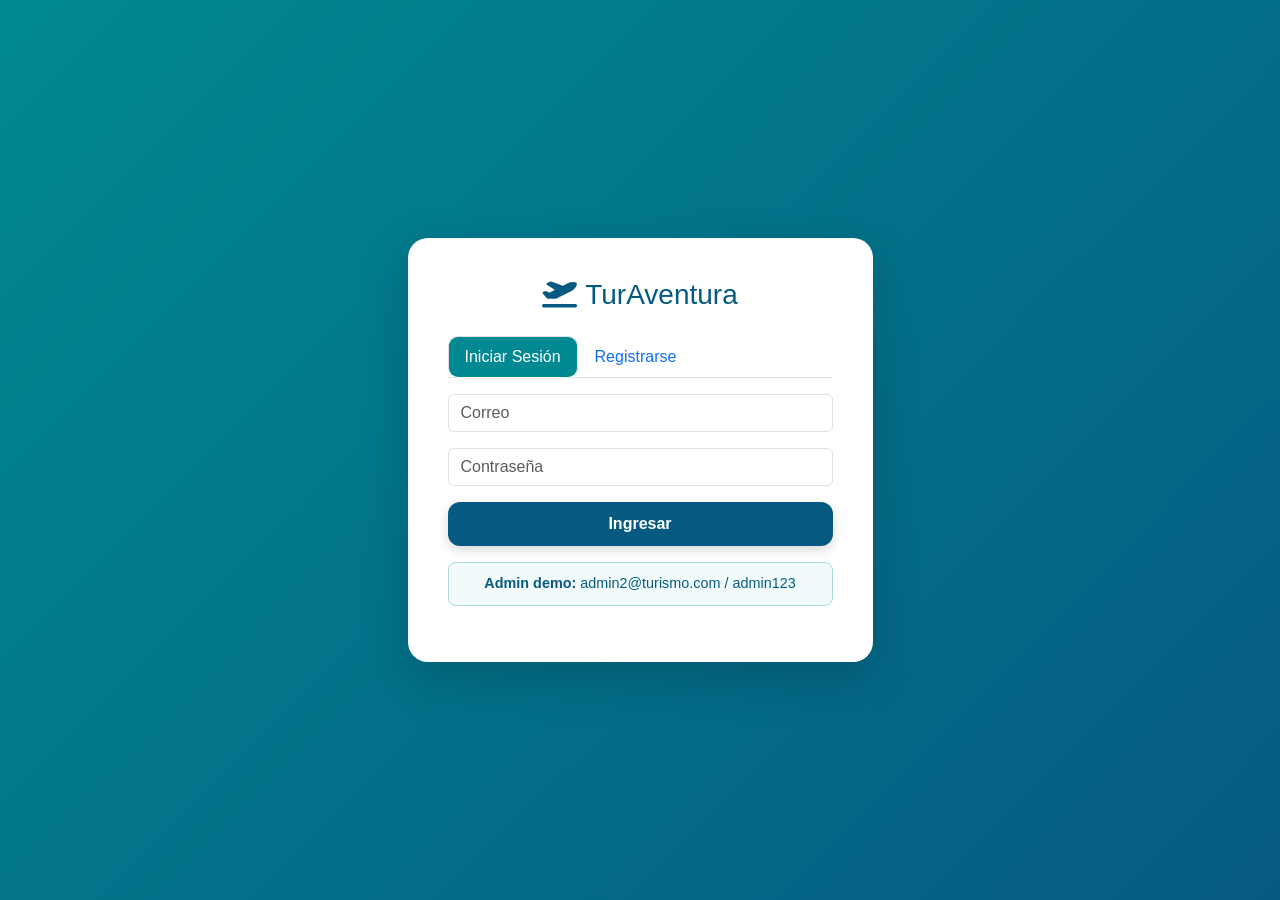
<file: admin.html>
<!DOCTYPE html>
<html lang="es">
<head>
  <meta charset="UTF-8">
  <meta name="viewport" content="width=device-width, initial-scale=1.0">
  <title>Panel Admin | TurAventura</title>
  <link href="https://cdn.jsdelivr.net/npm/bootstrap@5.3.2/dist/css/bootstrap.min.css" rel="stylesheet">
  <link href="https://cdnjs.cloudflare.com/ajax/libs/font-awesome/6.5.0/css/all.min.css" rel="stylesheet">
  <link rel="stylesheet" href="css/global.css">
  <link rel="stylesheet" href="css/admin.css">
</head>

<!-- Botón flotante WhatsApp -->
<a href="https://wa.me/573001698105?text=¡Hola!%20Estoy%20interesado%20en%20conocer%20más%20sobre%20los%20destinos%20y%20paquetes%20turísticos%20de%20TurAventura%20🌍" 
   target="_blank" 
   class="whatsapp-float" 
   title="Chatea con nosotros">
  <i class="fab fa-whatsapp"></i>
</a>

<body>

  <!-- NAVBAR -->
  <nav class="navbar navbar-expand-lg sticky-top shadow-sm">
    <div class="container">
      <a class="navbar-brand" href="index.html">
        <i class="fas fa-plane-departure me-2"></i>TurAventura
      </a>
      <button class="navbar-toggler" type="button" data-bs-toggle="collapse" data-bs-target="#navMenu">
        <span class="navbar-toggler-icon"></span>
      </button>
      <div class="collapse navbar-collapse" id="navMenu">
        <ul class="navbar-nav ms-auto mb-2 mb-lg-0 gap-2">
          <li class="nav-item"><a class="nav-link" href="index.html#destinos">Destinos</a></li>
          <li class="nav-item"><a class="nav-link" href="planes.html">Paquetes</a></li>
          <li class="nav-item"><a class="nav-link active" href="admin.html">Admin</a></li>
          <div class="ms-auto d-flex gap-2 align-items-center">
            <a id="btnReservar" class="btn btn-info d-none" href="reservas.html">Reservar aquí</a>
            <a id="btnAdmin" class="btn btn-warning d-none" href="admin.html">Panel admin</a>
            <button id="btnLogout" class="btn btn-logout d-none">Cerrar sesión</button>
          </div>
        </ul>
      </div>
    </div>
  </nav>

  <!-- HEADER con identificación del admin -->
  <section class="admin-header">
    <div class="d-flex flex-wrap justify-content-between align-items-start gap-3">
      <div>
        <p class="admin-kicker">Control interno</p>
        <h1>Panel de administradores</h1>
        <p>Gestiona reservas, productos, categorías y usuarios.</p>
      </div>
      <div id="adminIdentidad" class="admin-id-card" style="display:none!important">
        <div class="d-flex align-items-center gap-3">
          <div class="admin-avatar-icon">
            <i class="fas fa-user-shield fa-2x"></i>
          </div>
          <div>
            <div class="fw-bold fs-6" id="adminNombre">—</div>
            <div class="small"><i class="fas fa-circle-check text-success me-1"></i><strong>ADMINISTRADOR</strong></div>
            <div class="text-muted small" id="adminEmail">—</div>
          </div>
        </div>
      </div>
    </div>
  </section>

  <main class="admin-shell">
    <section class="container-fluid">

      <!-- STATS -->
      <div class="row g-3 mb-4" id="adminStats"></div>

      <!-- TABS -->
      <ul class="nav nav-tabs mb-4 border-bottom" id="adminTabs" role="tablist">
        <li class="nav-item">
          <button class="nav-link active" data-tab="reservas">
            <i class="fas fa-calendar-check me-1"></i>Reservas
          </button>
        </li>
        <li class="nav-item">
          <button class="nav-link" data-tab="productos">
            <i class="fas fa-map-location-dot me-1"></i>Productos
          </button>
        </li>
        <li class="nav-item">
          <button class="nav-link" data-tab="categorias">
            <i class="fas fa-tags me-1"></i>Categorías
          </button>
        </li>
        <li class="nav-item">
          <button class="nav-link" data-tab="caracteristicas">
            <i class="fas fa-sliders me-1"></i>Características
          </button>
        </li>
        <li class="nav-item">
          <button class="nav-link" data-tab="usuarios">
            <i class="fas fa-users me-1"></i>Usuarios
          </button>
        </li>
      </ul>

      <!-- ═══════════════════════════════════════ -->
      <!-- TAB RESERVAS                            -->
      <!-- ═══════════════════════════════════════ -->
      <div id="tab-reservas" class="tab-pane-admin">
        <section class="admin-panel">
          <div class="panel-title">
            <h2><i class="fas fa-calendar-check me-2 text-primary"></i>Reservas recibidas</h2>
            <button class="btn btn-sm btn-outline-danger" id="btnLimpiarReservas">
              <i class="fas fa-trash me-1"></i>Limpiar todas
            </button>
          </div>
          <div class="table-responsive">
            <table class="table align-middle">
              <thead>
                <tr>
                  <th>#ID</th><th>Cliente</th><th>Destino</th>
                  <th>Fecha</th><th>Personas</th><th>Estado</th><th class="text-end">Acciones</th>
                </tr>
              </thead>
              <tbody id="tablaReservasAdmin"></tbody>
            </table>
          </div>
        </section>
      </div>

      <!-- ═══════════════════════════════════════ -->
      <!-- TAB PRODUCTOS                           -->
      <!-- ═══════════════════════════════════════ -->
      <div id="tab-productos" class="tab-pane-admin d-none">
        <div class="row g-4">

          <!-- Formulario -->
          <div class="col-lg-4">
            <section class="admin-panel">
              <div class="panel-title">
                <h2 id="tituloFormProducto">
                  <i class="fas fa-plus me-2 text-success"></i>Agregar producto
                </h2>
              </div>
              <form id="formProductoAdmin" class="row g-3">
                <input type="hidden" id="productoEditandoId">
                <div class="col-12">
                  <label class="form-label">Nombre</label>
                  <input class="form-control" id="adminLugar" required placeholder="Ej: Cartagena colonial">
                </div>
                <div class="col-12">
                  <label class="form-label">Descripción</label>
                  <textarea class="form-control" id="adminDescripcion" rows="3" required
                            placeholder="Describe el destino o paquete..."></textarea>
                </div>
                <div class="col-12">
                  <label class="form-label">Precio (COP $)</label>
                  <input class="form-control" id="adminPrecio" type="number" min="0" step="any" placeholder="0">
                </div>

                <div class="col-12">
                  <label class="form-label">Categoría</label>
                  <select class="form-select" id="adminCategoria" required>
                    <option value="">Cargando categorías...</option>
                  </select>
                </div>

                <div class="col-12">
                  <label class="form-label">Imagen del destino</label>
                  <input type="file" class="form-control" id="adminImagenFile" accept="image/*">
                  <div id="previewImagen" class="mt-2"></div>
                  <input type="hidden" id="adminImagen">
                  <div id="uploadProgress" class="small text-muted mt-1" style="display:none">
                    <div class="spinner-border spinner-border-sm me-1"></div>Subiendo imagen...
                  </div>
                </div>

                <div class="col-12 d-flex gap-2">
                  <button class="btn btn-primary flex-fill" type="submit">
                    <i class="fas fa-save me-1"></i><span id="btnGuardarTexto">Guardar</span>
                  </button>
                  <button class="btn btn-outline-secondary" type="button"
                          id="btnCancelarEdicion" onclick="cancelarEdicionProducto()" style="display:none">
                    <i class="fas fa-times"></i>
                  </button>
                </div>
              </form>
              <div id="mensajeDestinoAdmin" class="small mt-3"></div>
            </section>
          </div>

          <!-- Tabla productos -->
          <div class="col-lg-8">
            <section class="admin-panel">
              <div class="panel-title">
                <h2><i class="fas fa-list me-2 text-primary"></i>Productos publicados</h2>
                <input class="form-control form-control-sm" id="buscarProducto" style="max-width:200px"
                       placeholder="🔍 Buscar..." oninput="filtrarProductos(this.value)">
              </div>
              <div class="table-responsive">
                <table class="table align-middle">
                  <thead>
                    <tr>
                      <th>#</th><th>Nombre</th><th>Categoría</th>
                      <th>Precio</th><th class="text-end">Acciones</th>
                    </tr>
                  </thead>
                  <tbody id="tablaProductosAdmin"></tbody>
                </table>
              </div>
            </section>
          </div>

        </div>
      </div>

      <!-- ═══════════════════════════════════════ -->
      <!-- TAB CATEGORÍAS                          -->
      <!-- ═══════════════════════════════════════ -->
      <div id="tab-categorias" class="tab-pane-admin d-none">
        <div class="row g-4">

          <!-- Formulario nueva categoría -->
          <div class="col-lg-4">
            <section class="admin-panel">
              <div class="panel-title">
                <h2><i class="fas fa-plus me-2 text-success"></i>Agregar categoría</h2>
              </div>
              <form id="formCategoriaAdmin" class="row g-3">
                <div class="col-12">
                  <label class="form-label">Nombre</label>
                  <input class="form-control" id="categoriaNombre" required
                         placeholder="Ej: Turismo de aventura">
                </div>
                <div class="col-12">
                  <button class="btn btn-success w-100" type="submit">
                    <i class="fas fa-tag me-1"></i>Crear categoría
                  </button>
                </div>
              </form>
              <div id="mensajeCategoriaAdmin" class="small mt-3"></div>
            </section>
          </div>

          <!-- Lista categorías -->
          <div class="col-lg-8">
            <section class="admin-panel">
              <div class="panel-title">
                <h2><i class="fas fa-tags me-2 text-primary"></i>Categorías registradas</h2>
              </div>
              <div id="listaCategorias"><p class="text-muted">Cargando...</p></div>
            </section>
          </div>

        </div>
      </div>

      <!-- ═══════════════════════════════════════ -->
      <!-- TAB CARACTERÍSTICAS                     -->
      <!-- ═══════════════════════════════════════ -->
      <div id="tab-caracteristicas" class="tab-pane-admin d-none">
        <div class="row g-4">

          <!-- Formulario -->
          <div class="col-lg-4">
            <section class="admin-panel">
              <div class="panel-title">
                <h2><i class="fas fa-plus me-2 text-success"></i>Agregar característica</h2>
              </div>
              <form id="formCaracteristicaAdmin" class="row g-3">
                <div class="col-12">
                  <label class="form-label">Producto</label>
                  <select class="form-select" id="charProductoId" required>
                    <option value="">Selecciona un producto</option>
                  </select>
                </div>
                <div class="col-12">
                  <label class="form-label">Atributo</label>
                  <input class="form-control" id="charNombre" required
                         placeholder="Ej: Dificultad, Duración, Incluye...">
                </div>
                <div class="col-12">
                  <label class="form-label">Valor</label>
                  <input class="form-control" id="charValor" required
                         placeholder="Ej: Alta, 3 días, Guía turístico">
                </div>
                <div class="col-12">
                  <button class="btn btn-primary w-100" type="submit">
                    <i class="fas fa-save me-1"></i>Guardar característica
                  </button>
                </div>
              </form>
              <div id="mensajeCaracteristicaAdmin" class="small mt-3"></div>
            </section>
          </div>

          <!-- Lista características -->
          <div class="col-lg-8">
            <section class="admin-panel">
              <div class="panel-title">
                <h2><i class="fas fa-sliders me-2 text-primary"></i>Características</h2>
                <select class="form-select form-select-sm" id="filtroProductoChar" style="max-width:220px"
                        onchange="renderCaracteristicasFiltradas(this.value)">
                  <option value="">— Todos los productos —</option>
                </select>
              </div>
              <div id="listaCaracteristicas"><p class="text-muted">Cargando...</p></div>
            </section>
          </div>

        </div>
      </div>

      <!-- ═══════════════════════════════════════ -->
      <!-- TAB USUARIOS                            -->
      <!-- ═══════════════════════════════════════ -->
      <div id="tab-usuarios" class="tab-pane-admin d-none">
        <section class="admin-panel">
          <div class="panel-title">
            <h2><i class="fas fa-users me-2 text-primary"></i>Usuarios registrados</h2>
          </div>
          <div class="table-responsive">
            <table class="table align-middle">
              <thead>
                <tr><th>#</th><th>Usuario</th><th>Email</th><th>Rol</th><th class="text-end">Acciones</th></tr>
              </thead>
              <tbody id="tablaUsuariosAdmin"></tbody>
            </table>
          </div>
        </section>
      </div>

    </section>
  </main>

  <!-- ════════════════════════════════════════════════ -->
  <!-- MODAL: CATEGORIZAR PRODUCTO                      -->
  <!-- ════════════════════════════════════════════════ -->
  <div class="modal fade" id="modalCategorizar" tabindex="-1">
    <div class="modal-dialog">
      <div class="modal-content">
        <div class="modal-header">
          <h5 class="modal-title"><i class="fas fa-tags me-2 text-primary"></i>Categorizar producto</h5>
          <button type="button" class="btn-close" data-bs-dismiss="modal"></button>
        </div>
        <div class="modal-body">
          <p class="text-muted mb-3">
            Producto: <strong id="modalProductoNombre">—</strong>
          </p>
          <label class="form-label">Nueva categoría</label>
          <select class="form-select" id="modalCatSelect"></select>
        </div>
        <div class="modal-footer">
          <button class="btn btn-secondary" data-bs-dismiss="modal">Cancelar</button>
          <button class="btn btn-primary" onclick="guardarCategorizacion()">
            <i class="fas fa-save me-1"></i>Aplicar categoría
          </button>
        </div>
      </div>
    </div>
  </div>

  <!-- MODAL: CONFIRMACIÓN ELIMINAR -->
  <div class="modal fade" id="modalConfirmar" tabindex="-1">
    <div class="modal-dialog modal-sm">
      <div class="modal-content border-danger">
        <div class="modal-header bg-danger text-white">
          <h5 class="modal-title">
            <i class="fas fa-triangle-exclamation me-2"></i>Confirmar eliminación
          </h5>
          <button type="button" class="btn-close btn-close-white" data-bs-dismiss="modal"></button>
        </div>
        <div class="modal-body">
          <p id="modalConfirmarTexto" class="mb-0">¿Estás seguro de que deseas eliminar este elemento?</p>
        </div>
        <div class="modal-footer">
          <button class="btn btn-secondary btn-sm" data-bs-dismiss="modal">Cancelar</button>
          <button class="btn btn-danger btn-sm" id="btnConfirmarAccion">
            <i class="fas fa-trash me-1"></i>Eliminar
          </button>
        </div>
      </div>
    </div>
  </div>

  <!-- TOAST de notificación -->
  <div class="position-fixed bottom-0 end-0 p-3" style="z-index:9999">
    <div id="adminToast" class="toast align-items-center text-bg-success border-0" role="alert">
      <div class="d-flex">
        <div class="toast-body" id="adminToastMsg">Operación exitosa.</div>
        <button type="button" class="btn-close btn-close-white me-2 m-auto" data-bs-dismiss="toast"></button>
      </div>
    </div>
  </div>

  <footer id="contacto" class="pt-5 pb-3">
    <div class="container">
      <div class="row g-4 mb-4">
        <div class="col-md-4">
          <h5><i class="fas fa-plane-departure me-2"></i>TurAventura</h5>
          <p class="mt-2" style="font-size:0.9rem;">Tu agencia de confianza para reservas de turismo.</p>
        </div>
        <div class="col-md-2">
          <h5>Compañía</h5>
          <ul class="list-unstyled mt-2"><li><a href="nosotros.html">Nosotros</a></li></ul>
        </div>
        <div class="col-md-2">
          <h5>Servicios</h5>
          <ul class="list-unstyled mt-2"><li><a href="planes.html">Paquetes</a></li></ul>
        </div>
        <div class="col-md-4">
          <h5>Contacto</h5>
          <ul class="list-unstyled mt-2">
            <li><i class="fas fa-phone me-2 text-primary"></i>+57 300 123 4567</li>
            <li><i class="fas fa-envelope me-2 text-primary"></i>hola@turaventura.co</li>
            <li><i class="fas fa-map-marker-alt me-2 text-primary"></i>Medellín, Antioquia</li>
          </ul>
        </div>
      </div>
      <div class="footer-bottom text-center py-3">
        <small>© 2026 TurAventura. Todos los derechos reservados.</small>
      </div>
    </div>
  </footer>

  <script src="https://cdn.jsdelivr.net/npm/bootstrap@5.3.2/dist/js/bootstrap.bundle.min.js"></script>
  <script src="js/destinos-data.js"></script>
  <script src="js/auth-nav.js"></script>
  <script src="js/api.js"></script>
  <script src="js/admin.js"></script>
</body>
</html>
</file>
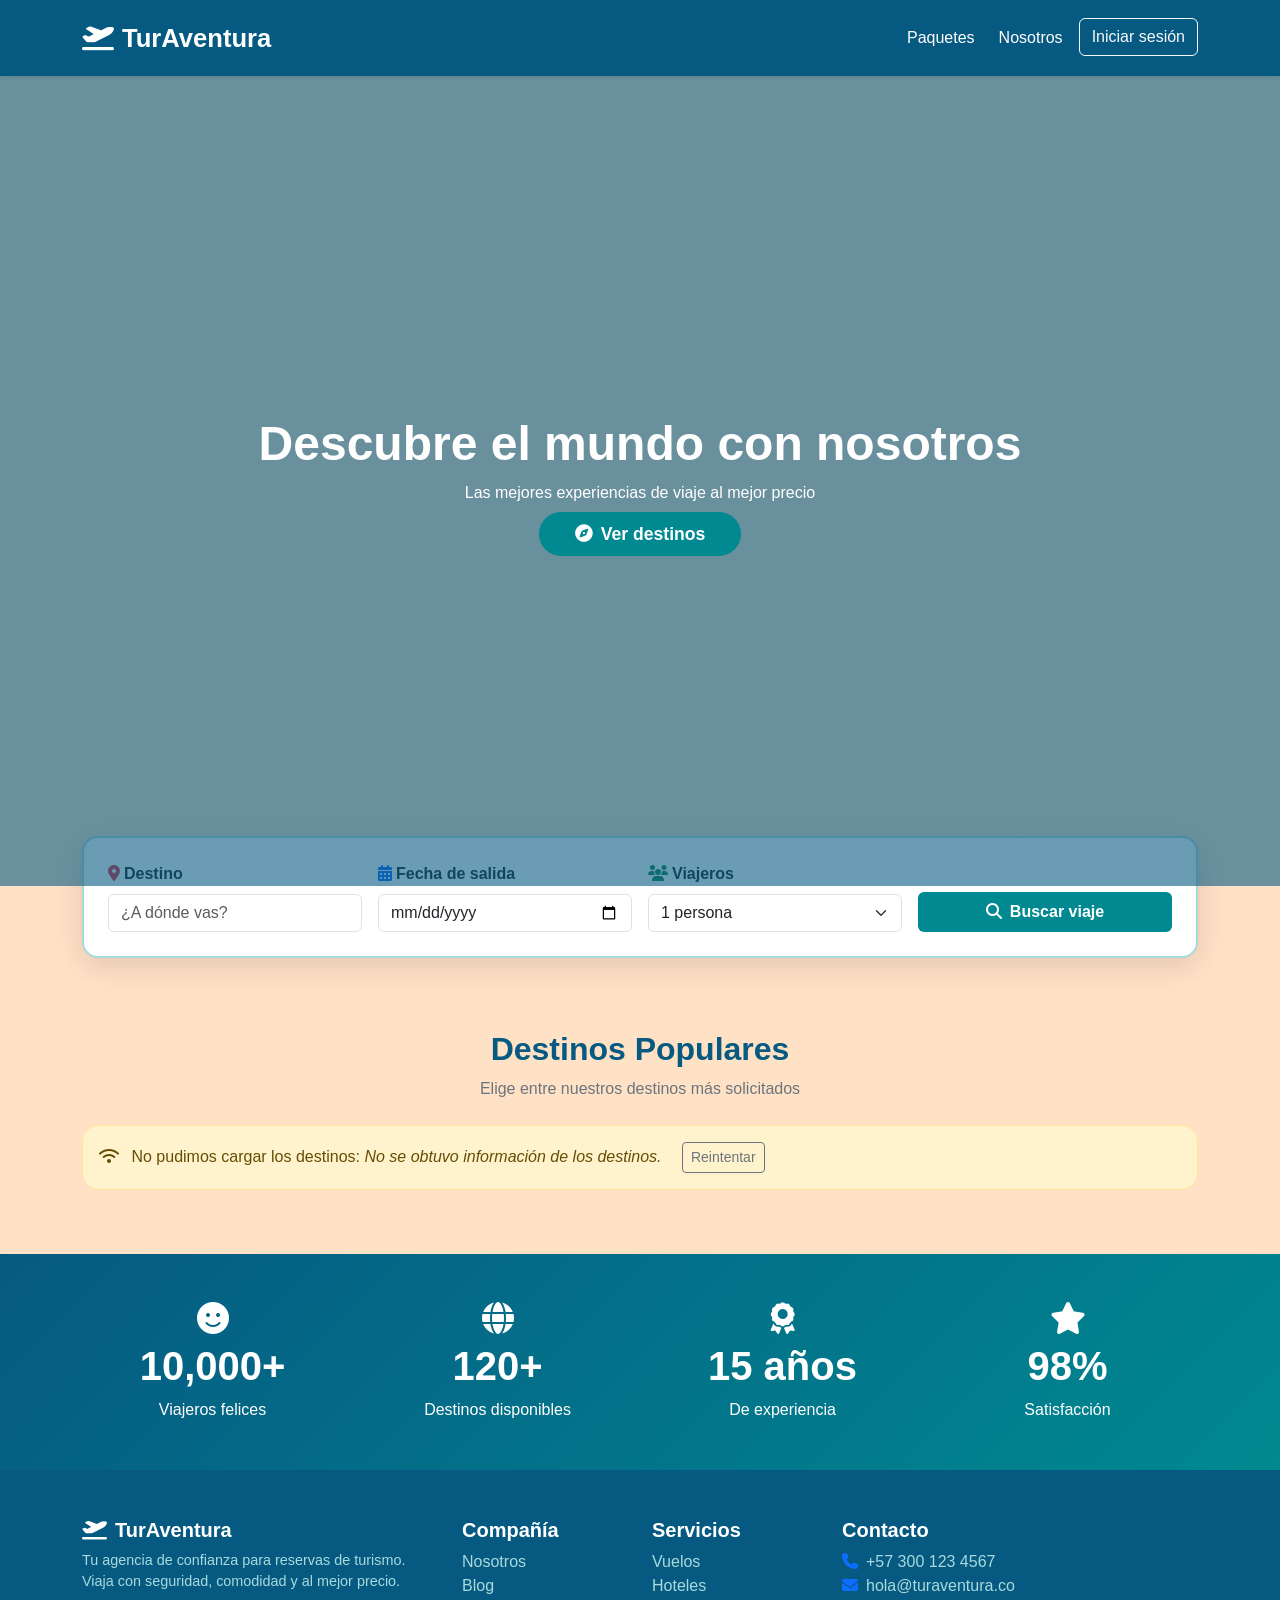
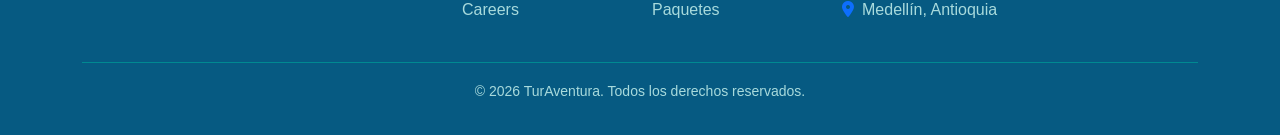
<file: indexPT.html>
<!DOCTYPE html>
<html lang="es">

<head>
  <meta charset="UTF-8" />
  <meta name="viewport" content="width=device-width, initial-scale=1.0" />
  <title>TurAventura - Reservas de Turismo</title>
  <!-- Bootstrap 5 -->
  <link href="https://cdn.jsdelivr.net/npm/bootstrap@5.3.0/dist/css/bootstrap.min.css" rel="stylesheet" />
  <!-- Font Awesome -->
  <link href="https://cdnjs.cloudflare.com/ajax/libs/font-awesome/6.4.0/css/all.min.css" rel="stylesheet" />
  <!-- CSS personalizado -->
  <link rel="stylesheet" href="stylesPT.css">
</head>

<body>

  <nav class="navbar navbar-expand-lg sticky-top shadow-sm">
    <div class="container">
      <a class="navbar-brand" href="#">
        <i class="fas fa-plane-departure me-2"></i>TurAventura
      </a>
      <button class="navbar-toggler" type="button" data-bs-toggle="collapse" data-bs-target="#navMenu">
        <span class="navbar-toggler-icon"></span>
      </button>
      <div class="collapse navbar-collapse" id="navMenu">
        <ul class="navbar-nav ms-auto mb-2 mb-lg-0 gap-2">
          <li class="nav-item"><a class="nav-link" href="planes.html">Paquetes</a></li>
          <li class="nav-item"><a class="nav-link" href="nosotros.html">Nosotros</a></li>
          <div class="ms-auto">

            <!-- Botón Iniciar Sesión -->
            <a id="btnLogin" class="btn btn-outline-light" href="login.html">
              Iniciar sesión
            </a>

            <!-- Botón Reservar Aquí (oculto al inicio) -->
            <a id="btnReservar" class="btn btn-info d-none" href="reservas.html">
              Reservar aquí
            </a>

            <button id="btnLogout" class="btn btn-logout d-none">
              Cerrar sesión
            </button>
          </div>
        </ul>
      </div>
    </div>
  </nav>

  <section id="hero">
    <div class="hero-content px-3">
      <h1>Descubre el mundo con nosotros</h1>
      <p>Las mejores experiencias de viaje al mejor precio</p>
      <a href="#destinos" class="btn-hero">
        <i class="fas fa-compass me-2"></i>Ver destinos
      </a>
    </div>
  </section>

  <div class="container" id="reservar">
    <div class="search-bar">
      <div class="row g-3 align-items-end">
        <div class="col-md-3">
          <label class="form-label fw-semibold"><i class="fas fa-map-marker-alt text-danger me-1"></i>Destino</label>
          <input type="text" class="form-control" placeholder="¿A dónde vas?" />
        </div>
        <div class="col-md-3">
          <label class="form-label fw-semibold"><i class="fas fa-calendar-alt text-primary me-1"></i>Fecha de
            salida</label>
          <input type="date" class="form-control" />
        </div>
        <div class="col-md-3">
          <label class="form-label fw-semibold"><i class="fas fa-users text-success me-1"></i>Viajeros</label>
          <select class="form-select">
            <option>1 persona</option>
            <option>2 personas</option>
            <option>3-4 personas</option>
            <option>Grupo (+5)</option>
          </select>
        </div>
        <div class="col-md-3">
          <button class="btn btn-primary w-100 py-2 fw-bold">
            <i class="fas fa-search me-2"></i>Buscar viaje
          </button>
        </div>
      </div>
    </div>
  </div>

  <section id="destinos" class="py-5 mt-4">
    <div class="container">
      <div class="text-center mb-4">
        <h2 class="section-title">Destinos Populares</h2>
        <p class="section-sub">Elige entre nuestros destinos más solicitados</p>
      </div>
      <div class="row g-4" id="destinos-container">
      </div>
    </div>
  </section>

  <section class="stats-section py-5">
    <div class="container">
      <div class="row text-center g-4" id="stats-container">
      </div>
    </div>
  </section>

  <footer id="contacto" class="pt-5 pb-3">
    <div class="container">
      <div class="row g-4 mb-4">
        <div class="col-md-4">
          <h5><i class="fas fa-plane-departure me-2"></i>TurAventura</h5>
          <p class="mt-2" style="font-size:0.9rem;">Tu agencia de confianza para reservas de turismo. Viaja con
            seguridad, comodidad y al mejor precio.</p>
        </div>
        <div class="col-md-2">
          <h5>Compañía</h5>
          <ul class="list-unstyled mt-2">
            <li><a href="#">Nosotros</a></li>
            <li><a href="#">Blog</a></li>
            <li><a href="#">Careers</a></li>
          </ul>
        </div>
        <div class="col-md-2">
          <h5>Servicios</h5>
          <ul class="list-unstyled mt-2">
            <li><a href="#">Vuelos</a></li>
            <li><a href="#">Hoteles</a></li>
            <li><a href="#">Paquetes</a></li>
          </ul>
        </div>
        <div class="col-md-4">
          <h5>Contacto</h5>
          <ul class="list-unstyled mt-2">
            <li><i class="fas fa-phone me-2 text-primary"></i>+57 300 123 4567</li>
            <li><i class="fas fa-envelope me-2 text-primary"></i>hola@turaventura.co</li>
            <li><i class="fas fa-map-marker-alt me-2 text-primary"></i>Medellín, Antioquia</li>
          </ul>
        </div>
      </div>
      <div class="footer-bottom text-center py-3">
        <small>© 2026 TurAventura. Todos los derechos reservados.</small>
      </div>
    </div>
  </footer>

  <script src="https://cdn.jsdelivr.net/npm/bootstrap@5.3.0/dist/js/bootstrap.bundle.min.js"></script>
  <script src="login.js"></script>
  <script src="index-destinos.js"></script>

  <script>
    document.addEventListener("DOMContentLoaded", function () {

      const logueado = localStorage.getItem("usuarioLogueado");
      const btnLogin = document.getElementById("btnLogin");
      const btnReservar = document.getElementById("btnReservar");
      const btnLogout = document.getElementById("btnLogout");

      if (logueado === "true") {
        btnLogin.classList.add("d-none");
        btnReservar.classList.remove("d-none");
        btnLogout.classList.remove("d-none");
      }

      btnLogout.addEventListener("click", function () {
        localStorage.removeItem("usuarioLogueado");
        window.location.href = "index.html";
      });

    });
  </script>
</body>

</html>
</file>
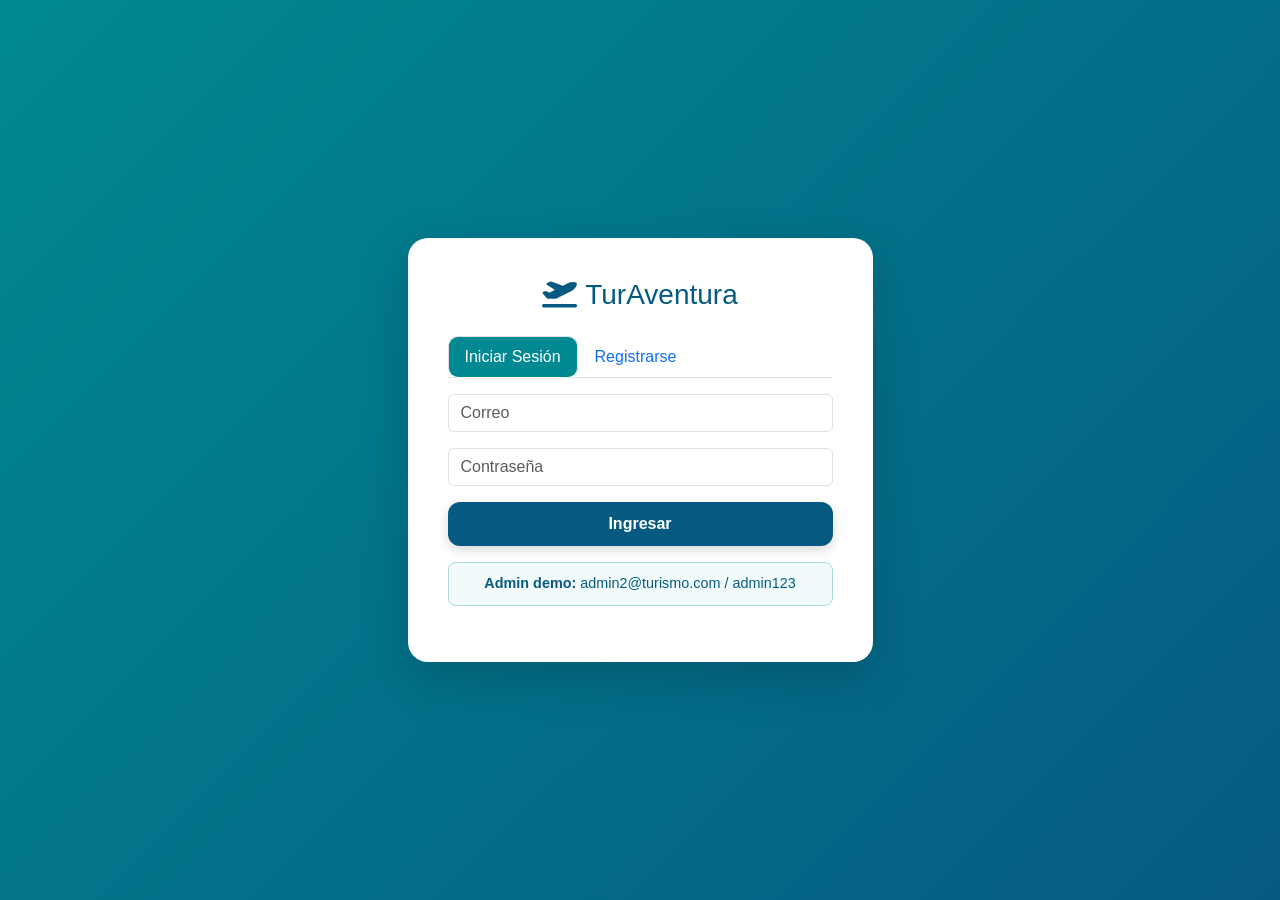
<file: login.html>
<!DOCTYPE html>
<html lang="es">
<head>
  <meta charset="UTF-8">
  <title>TurAventura - Acceso</title>
  <link href="https://cdn.jsdelivr.net/npm/bootstrap@5.3.0/dist/css/bootstrap.min.css" rel="stylesheet">
  <link href="https://cdnjs.cloudflare.com/ajax/libs/font-awesome/6.4.0/css/all.min.css" rel="stylesheet">
  <link rel="stylesheet" href="css/login.css">
</head>
<body>

<div class="container d-flex justify-content-center align-items-center" style="min-height:100vh;">
  <div class="col-md-5">
    <div class="login-card shadow-lg">

      <h3 class="text-center mb-4">
        <a class="navbar-brand" href="index.html" style="color:#065A82;text-decoration:none;">
          <i class="fas fa-plane-departure me-2"></i>TurAventura
        </a>
      </h3>

      <!-- Tabs -->
      <ul class="nav nav-tabs mb-3" id="authTabs">
        <li class="nav-item">
          <button class="nav-link active" data-bs-toggle="tab" data-bs-target="#login">
            Iniciar Sesión
          </button>
        </li>
        <li class="nav-item">
          <button class="nav-link" data-bs-toggle="tab" data-bs-target="#register">
            Registrarse
          </button>
        </li>
      </ul>

      <div class="tab-content">

        <!-- LOGIN -->
        <div class="tab-pane fade show active" id="login">
          <form id="loginForm">
            <div class="mb-3">
              <input type="email" id="loginEmail" class="form-control" placeholder="Correo">
            </div>
            <div class="mb-3">
              <input type="password" id="loginPass" class="form-control" placeholder="Contraseña">
            </div>
            <button type="submit" class="btn btn-main w-100">Ingresar</button>
          </form>
          <div class="admin-demo mt-3">
            <strong>Admin demo:</strong> admin2@turismo.com / admin123
          </div>
          <div id="loginMsg" class="text-center mt-3"></div>
        </div>

        <!-- REGISTRO -->
        <div class="tab-pane fade" id="register">
          <form id="registerForm">
            <div class="mb-3">
              <input type="text" id="regNombre" class="form-control" placeholder="Nombre completo">
            </div>
            <div class="mb-3">
              <input type="email" id="regEmail" class="form-control" placeholder="Correo">
            </div>
            <div class="mb-3">
              <input type="password" id="regPass" class="form-control" placeholder="Contraseña (mín. 6 caracteres)">
            </div>
            <button type="submit" class="btn btn-main w-100">Crear cuenta</button>
          </form>
          <div id="registerMsg" class="text-center mt-3"></div>
        </div>

      </div>
    </div>
  </div>
</div>

<script src="https://cdn.jsdelivr.net/npm/bootstrap@5.3.0/dist/js/bootstrap.bundle.min.js"></script>
<script src="js/api.js"></script>
<script src="js/login.js"></script>
</body>
</html>
</file>
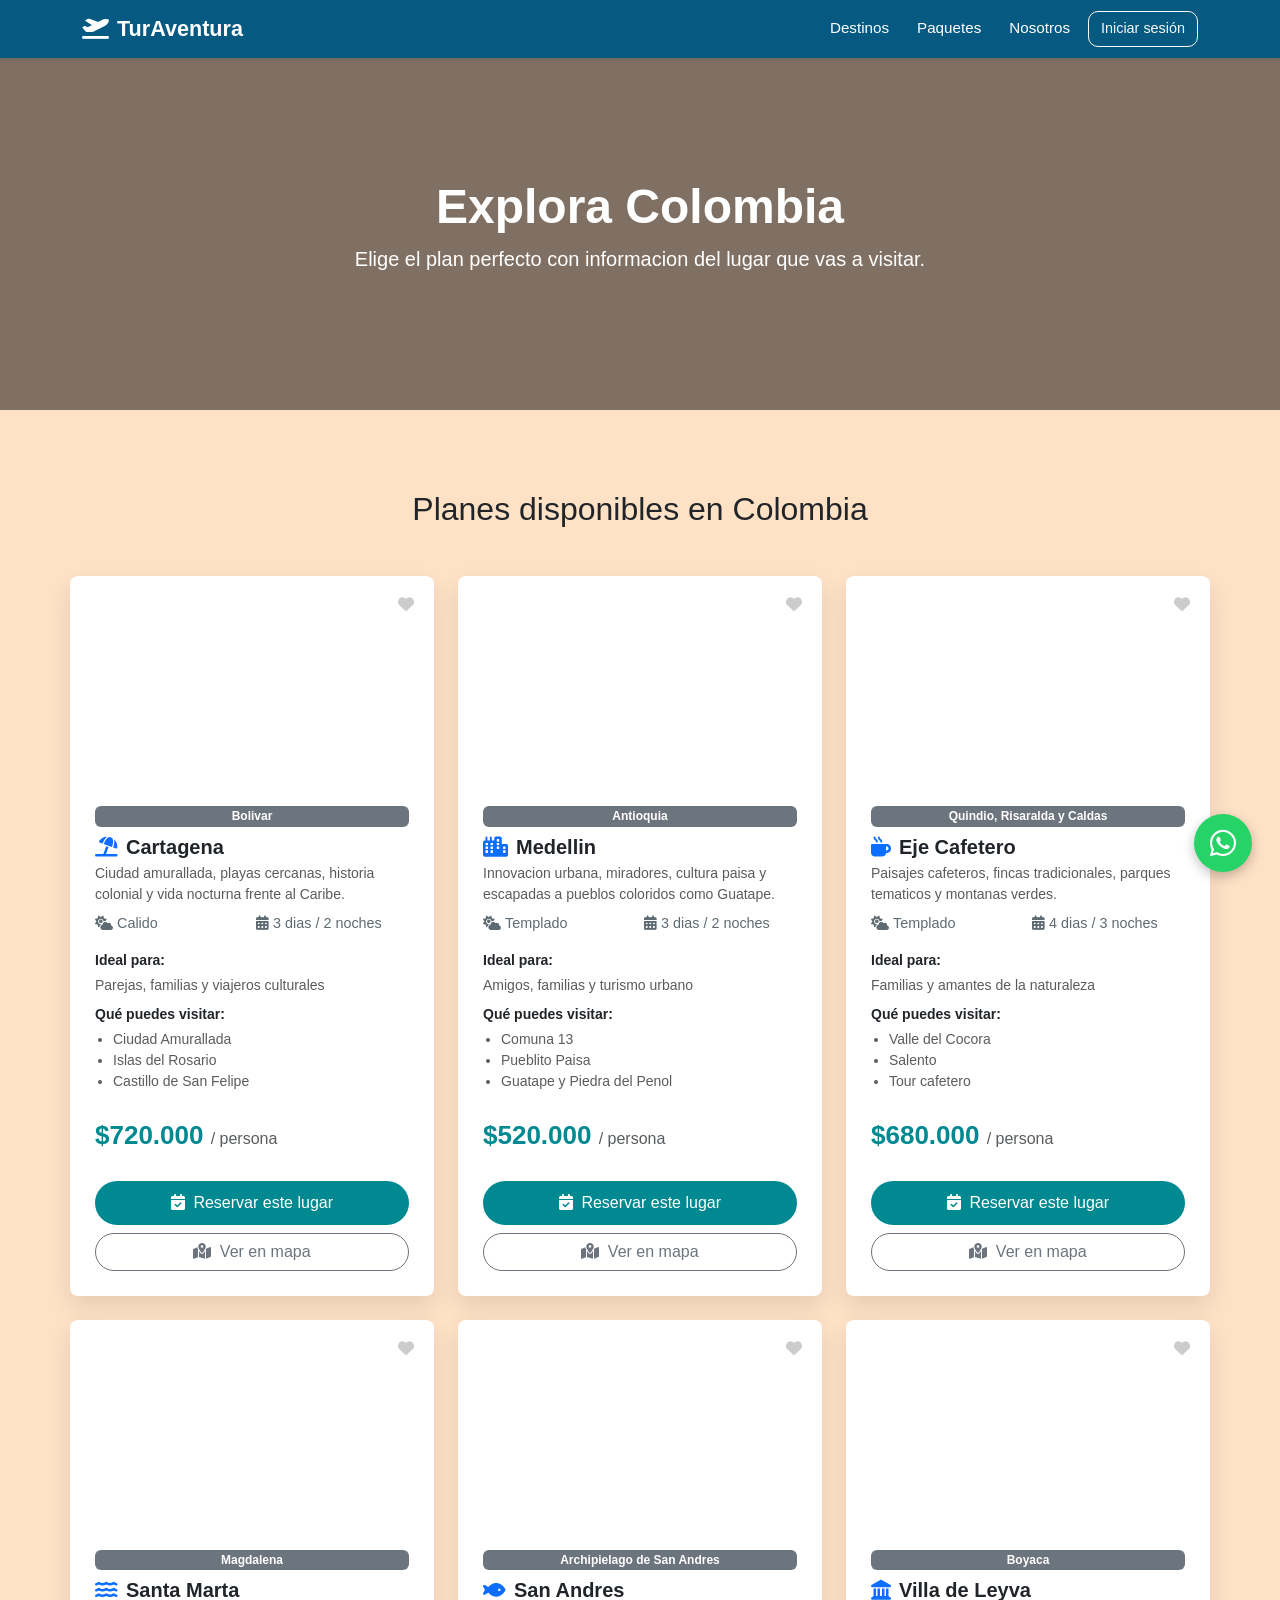
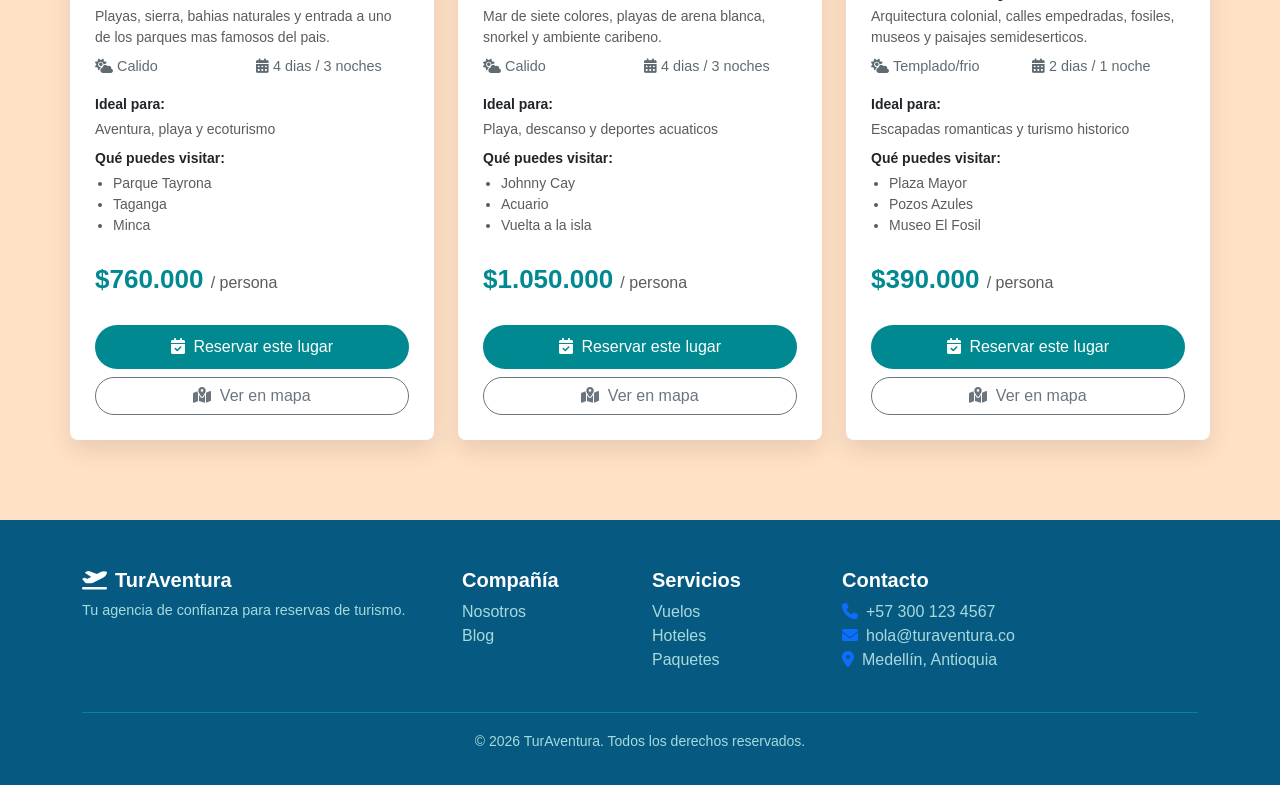
<file: planes.html>
<!DOCTYPE html>
<html lang="es">
<head>
  <meta charset="UTF-8">
  <meta name="viewport" content="width=device-width, initial-scale=1.0">
  <title>Planes | TurAventura</title>
  <link href="https://cdn.jsdelivr.net/npm/bootstrap@5.3.2/dist/css/bootstrap.min.css" rel="stylesheet">
  <link href="https://cdnjs.cloudflare.com/ajax/libs/font-awesome/6.5.0/css/all.min.css" rel="stylesheet">
  <link rel="stylesheet" href="css/global.css">
  <link rel="stylesheet" href="css/planes.css">
</head>

<!-- Botón flotante WhatsApp -->
<a href="https://wa.me/573001698105?text=¡Hola!%20Estoy%20interesado%20en%20conocer%20más%20sobre%20los%20destinos%20y%20paquetes%20turísticos%20de%20TurAventura%20🌍" 
   target="_blank" 
   class="whatsapp-float" 
   title="Chatea con nosotros">
  <i class="fab fa-whatsapp"></i>
</a>

<script src="js/favoritos.js"></script>


<body>

  <!-- NAVBAR -->
  <nav class="navbar navbar-expand-lg sticky-top shadow-sm">
    <div class="container">
      <a class="navbar-brand" href="index.html">
        <i class="fas fa-plane-departure me-2"></i>TurAventura
      </a>
      <button class="navbar-toggler" type="button" data-bs-toggle="collapse" data-bs-target="#navMenu">
        <span class="navbar-toggler-icon"></span>
      </button>
      <div class="collapse navbar-collapse" id="navMenu">
        <ul class="navbar-nav ms-auto mb-2 mb-lg-0 gap-2">
          <li class="nav-item"><a class="nav-link" href="index.html#destinos">Destinos</a></li>
          <li class="nav-item"><a class="nav-link active" href="planes.html">Paquetes</a></li>
          <li class="nav-item"><a class="nav-link" href="nosotros.html">Nosotros</a></li>
          <div class="ms-auto d-flex gap-2 align-items-center">
            <a id="btnLogin" class="btn btn-outline-light" href="login.html">Iniciar sesión</a>
            <a id="btnReservar" class="btn btn-info d-none" href="reservas.html">Reservar aquí</a>
            <a id="btnAdmin" class="btn btn-warning d-none" href="admin.html">Panel admin</a>
            <button id="btnLogout" class="btn btn-logout d-none">Cerrar sesión</button>
          </div>
        </ul>
      </div>
    </div>
  </nav>

  <!-- HERO -->
  <section class="hero-planes">
    <div class="container text-center">
      <h1>Explora Colombia</h1>
      <p>Elige el plan perfecto con informacion del lugar que vas a visitar.</p>
    </div>
  </section>

  <!-- PLANES -->
  <section class="planes container">
    <h2 class="text-center mb-5">Planes disponibles en Colombia</h2>
    <div id="planesContainer" class="row g-4">
      <!-- Los planes se cargan dinámicamente -->
    </div>
  </section>

  <!-- FOOTER -->
  <footer id="contacto" class="pt-5 pb-3">
    <div class="container">
      <div class="row g-4 mb-4">
        <div class="col-md-4">
          <h5><i class="fas fa-plane-departure me-2"></i>TurAventura</h5>
          <p class="mt-2" style="font-size:0.9rem;">Tu agencia de confianza para reservas de turismo.</p>
        </div>
        <div class="col-md-2">
          <h5>Compañía</h5>
          <ul class="list-unstyled mt-2">
            <li><a href="nosotros.html">Nosotros</a></li>
            <li><a href="#">Blog</a></li>
          </ul>
        </div>
        <div class="col-md-2">
          <h5>Servicios</h5>
          <ul class="list-unstyled mt-2">
            <li><a href="#">Vuelos</a></li>
            <li><a href="#">Hoteles</a></li>
            <li><a href="planes.html">Paquetes</a></li>
          </ul>
        </div>
        <div class="col-md-4">
          <h5>Contacto</h5>
          <ul class="list-unstyled mt-2">
            <li><i class="fas fa-phone me-2 text-primary"></i>+57 300 123 4567</li>
            <li><i class="fas fa-envelope me-2 text-primary"></i>hola@turaventura.co</li>
            <li><i class="fas fa-map-marker-alt me-2 text-primary"></i>Medellín, Antioquia</li>
          </ul>
        </div>
      </div>
      <div class="footer-bottom text-center py-3">
        <small>© 2026 TurAventura. Todos los derechos reservados.</small>
      </div>
    </div>
  </footer>

  <script src="https://cdn.jsdelivr.net/npm/bootstrap@5.3.2/dist/js/bootstrap.bundle.min.js"></script>
  <script src="js/api.js"></script>
  <script src="js/destinos-data.js"></script>
  <script src="js/planes.js"></script>
  <script src="js/auth-nav.js"></script>
  <script>
    document.addEventListener("DOMContentLoaded", function () {
      const logueado = localStorage.getItem("usuarioLogueado");
      if (logueado === "true") {
        document.getElementById("btnLogin").classList.add("d-none");
        document.getElementById("btnReservar").classList.remove("d-none");
        document.getElementById("btnLogout").classList.remove("d-none");
      }
      document.getElementById("btnLogout").addEventListener("click", function () {
        localStorage.removeItem("usuarioLogueado");
        localStorage.removeItem("nombreUsuario");
        window.location.href = "index.html";
      });
    });
  </script>
</body>
</html>
</file>
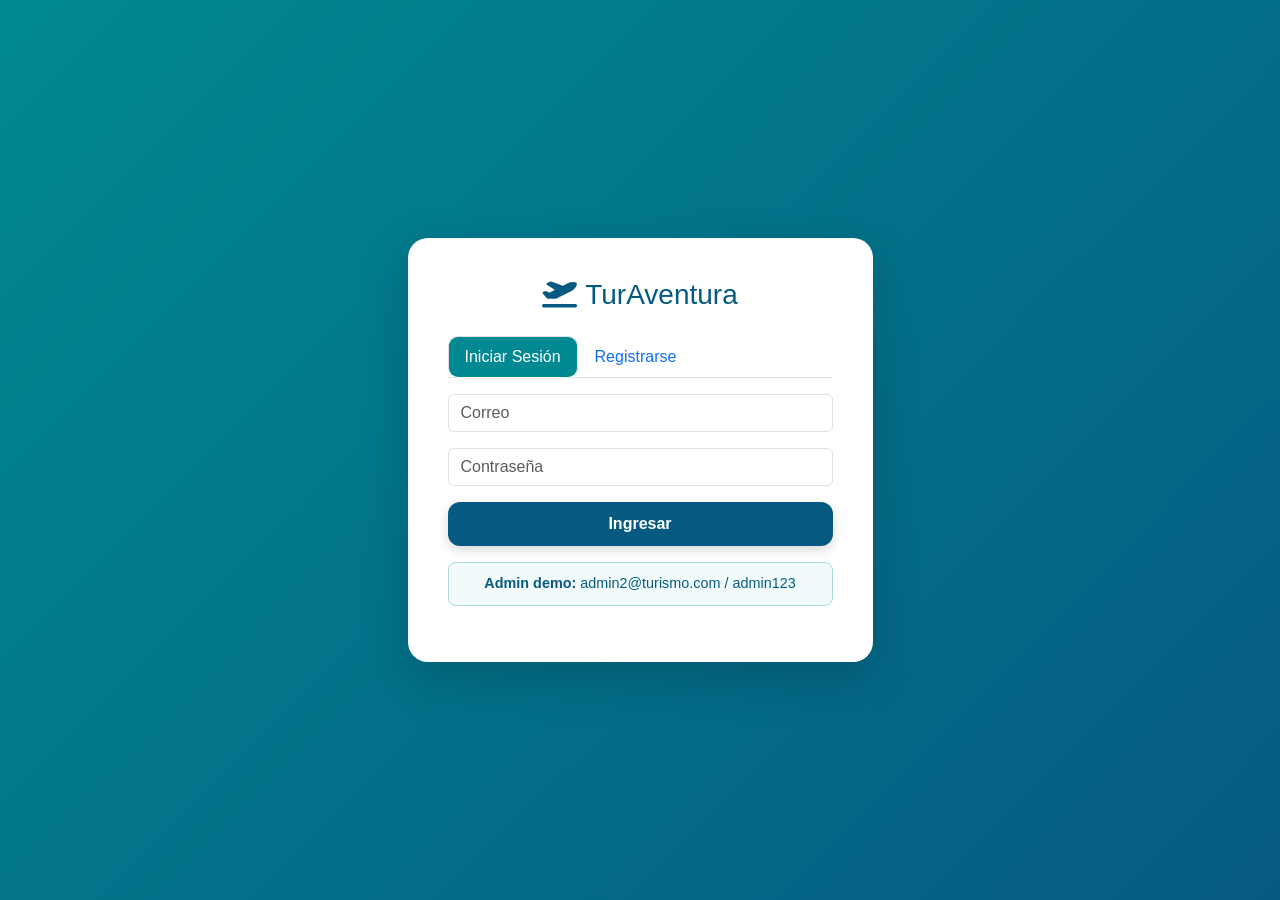
<file: reservas.html>
<!DOCTYPE html>
<html lang="es">
<head>
  <meta charset="UTF-8">
  <meta name="viewport" content="width=device-width, initial-scale=1.0">
  <title>TurAventura - Reservas</title>
  <link href="https://cdn.jsdelivr.net/npm/bootstrap@5.3.0/dist/css/bootstrap.min.css" rel="stylesheet">
  <link href="https://cdnjs.cloudflare.com/ajax/libs/font-awesome/6.4.0/css/all.min.css" rel="stylesheet">
  <link rel="stylesheet" href="css/global.css">
  <link rel="stylesheet" href="css/reservas.css">
</head>

<!-- Botón flotante WhatsApp -->
<a href="https://wa.me/573001698105?text=¡Hola!%20Estoy%20interesado%20en%20conocer%20más%20sobre%20los%20destinos%20y%20paquetes%20turísticos%20de%20TurAventura%20🌍" 
   target="_blank" 
   class="whatsapp-float" 
   title="Chatea con nosotros">
  <i class="fab fa-whatsapp"></i>
</a>

<body>

  <!-- NAVBAR -->
  <nav class="navbar navbar-expand-lg sticky-top shadow-sm">
    <div class="container">
      <a class="navbar-brand" href="index.html">
        <i class="fas fa-plane-departure me-2"></i>TurAventura
      </a>
      <button class="navbar-toggler" type="button" data-bs-toggle="collapse" data-bs-target="#navMenu">
        <span class="navbar-toggler-icon"></span>
      </button>
      <div class="collapse navbar-collapse" id="navMenu">
        <ul class="navbar-nav ms-auto mb-2 mb-lg-0 gap-2">
          <li class="nav-item"><a class="nav-link" href="index.html#destinos">Destinos</a></li>
          <li class="nav-item"><a class="nav-link" href="planes.html">Paquetes</a></li>
          <li class="nav-item"><a class="nav-link" href="nosotros.html">Nosotros</a></li>
          <div class="ms-auto d-flex gap-2 align-items-center">
            <a id="btnReservar" class="btn btn-info" href="reservas.html">Reservar aquí</a>
            <a id="btnAdmin" class="btn btn-warning d-none" href="admin.html">Panel admin</a>
            <button id="btnLogout" class="btn btn-logout">Cerrar sesión</button>
          </div>
        </ul>
      </div>
    </div>
  </nav>

  <!-- FORMULARIO -->
  <section class="py-5">
    <div class="container">
      <div class="row justify-content-center">
        <div class="col-lg-7">
          <div class="card shadow-lg p-4 border-0 rounded-4">

            <h2 class="text-center titulo-formulario mb-4">
              <i class="fas fa-plane-departure me-2"></i>Reserva tu experiencia
            </h2>

            <form id="formReserva">

              <div class="mb-3">
                <label class="form-label fw-semibold"><i class="fas fa-user me-2"></i>Nombre completo</label>
                <input type="text" id="nombre" class="form-control">
                <small class="text-danger" id="errorNombre"></small>
              </div>

              <div class="mb-3">
                <label class="form-label fw-semibold"><i class="fas fa-envelope me-2"></i>Correo electrónico</label>
                <input type="email" id="email" class="form-control">
                <small class="text-danger" id="errorEmail"></small>
              </div>

              <div class="mb-3">
                <label class="form-label fw-semibold"><i class="fas fa-map-marker-alt me-2"></i>Destino</label>
                <select id="destino" class="form-control">
                  <option value="">Cargando destinos...</option>
                </select>
                <small class="text-danger" id="errorDestino"></small>
            </div>

              <div class="mb-3">
                <label class="form-label fw-semibold"><i class="fas fa-calendar-alt me-2"></i>Fecha de viaje</label>
                <input type="date" id="fecha" class="form-control">
                <small class="text-danger" id="errorFecha"></small>
              </div>

              <div class="mb-4">
                <label class="form-label fw-semibold"><i class="fas fa-users me-2"></i>Número de personas</label>
                <input type="number" id="personas" class="form-control" min="1" max="20">
                <small class="text-danger" id="errorPersonas"></small>
              </div>

              <button type="submit" class="btn btn-reservar w-100 py-2">
                <i class="fas fa-check-circle me-2"></i>Confirmar Reserva
              </button>

            </form>

            <!-- Mensaje éxito — empieza oculto con d-none -->
            <div id="mensajeExito" class="alert mt-3 d-none text-center"></div>

            <hr class="my-4">

<div class="text-center">
  <button class="btn btn-secondary" onclick="mostrarReservas()">
    <i class="fas fa-list me-2"></i>Ver tus reservas
  </button>
</div>

<div class="table-responsive mt-4">
  <table class="table table-striped d-none" id="tablaReservas">
    <thead class="table-dark">
      <tr>
        <th>Nombre</th>
        <th>Email</th>
        <th>Destino</th>
        <th>Fecha</th>
        <th>Personas</th>
        <th>Acción</th>
      </tr>
    </thead>
    <tbody id="contenidoTabla"></tbody>
  </table>
</div>
<script>

function mostrarReservas(){

  const tabla = document.getElementById("tablaReservas");
  const contenido = document.getElementById("contenidoTabla");

  let reservas = JSON.parse(localStorage.getItem("reservas")) || [];

  tabla.classList.remove("d-none");

  contenido.innerHTML = "";

  reservas.forEach((reserva, index) => {

    contenido.innerHTML += `
      <tr>
        <td>${reserva.nombre}</td>
        <td>${reserva.email}</td>
        <td>${reserva.destino}</td>
        <td>${reserva.fecha}</td>
        <td>${reserva.personas}</td>
        <td>
          <button class="btn btn-danger btn-sm" onclick="eliminarReserva(${index})">
            <i class="fas fa-trash"></i>
          </button>
        </td>
      </tr>
    `;

  });

}

function eliminarReserva(index){

  let reservas = JSON.parse(localStorage.getItem("reservas")) || [];

  reservas.splice(index,1);

  localStorage.setItem("reservas", JSON.stringify(reservas));

  mostrarReservas();

}

</script>

          </div>
        </div>
      </div>
    </div>
  </section>

  <script src="https://cdn.jsdelivr.net/npm/bootstrap@5.3.0/dist/js/bootstrap.bundle.min.js"></script>
  <!-- Solo form.js maneja el formulario (se eliminó reservas.js de aquí) -->
  <script src="js/api.js"></script>
  <script src="js/form.js"></script>
  <script src="js/auth-nav.js"></script>
  <script>
    // Redirigir si no está logueado
    if (localStorage.getItem("usuarioLogueado") !== "true") {
      window.location.href = "login.html";
    }

    const params = new URLSearchParams(window.location.search);
    const destino = params.get("destino");
    if (destino) {
      document.getElementById("destino").value = destino;
    }
  </script>
</body>
</html>
</file>
<file: css/global.css>
/*VARIABLES GLOBALES*/
:root {
  --turquesa:      #008991;
  --menta:         #A8DADC;
  --coral:         #FFAAA5;
  --arena:         #FFE1C6;
  --azul-profundo: #065A82;
  --coral-boton:   #F95738;
}

body {
  font-family: 'Segoe UI', sans-serif;
  background-color: var(--arena);
}

/*NAVBAR (compartido)*/
.navbar {
  background: var(--azul-profundo);
  padding: 8px 0;
}

.navbar-brand {
  font-size: 1.35rem;
  font-weight: 700;
  color: white !important;
}

.nav-link {
  color: white !important;
  font-size: 0.95rem;
  font-weight: 500;
  padding: 6px 10px !important;
}

.nav-link:hover {
  color: var(--menta) !important;
}

/*BOTONES NAVBAR */
.btn-logout {
  background-color: var(--coral-boton);
  color: white;
  border: none;
  border-radius: 12px;
  padding: 8px 16px;
  font-weight: 600;
  transition: all 0.3s ease;
  box-shadow: 0 4px 12px rgba(0,0,0,0.15);
}

.btn-logout:hover {
  transform: translateY(-2px);
  opacity: 0.9;
  box-shadow: 0 6px 18px rgba(0,0,0,0.25);
}

.navbar .btn {
  border-radius: 10px;
  font-size: 0.9rem;
  padding: 6px 12px;
  white-space: nowrap;
}

@media (max-width: 991px) {
  .navbar-nav {
    padding-top: 10px;
  }

  .navbar .d-flex {
    flex-wrap: wrap;
    margin-top: 8px;
  }
}

.whatsapp-float {
  position: fixed;
  bottom: 28px;
  right: 28px;
  z-index: 9999;
  background-color: #25D366;
  color: white;
  width: 58px;
  height: 58px;
  border-radius: 50%;
  display: flex;
  align-items: center;
  justify-content: center;
  font-size: 30px;
  box-shadow: 0 4px 12px rgba(0,0,0,0.25);
  text-decoration: none;
  transition: transform 0.2s, background-color 0.2s;
}

.whatsapp-float:hover {
  background-color: #1ebe5d;
  transform: scale(1.1);
  color: white;
}


.btn-favorito {
  position: absolute;
  top: 10px;
  right: 10px;
  background: rgba(255,255,255,0.85);
  border: none;
  border-radius: 50%;
  width: 36px;
  height: 36px;
  display: flex;
  align-items: center;
  justify-content: center;
  cursor: pointer;
  color: #ccc;
  font-size: 16px;
  transition: all 0.2s;
  z-index: 10;
}

.btn-favorito:hover,
.btn-favorito.activo {
  color: #e74c3c;
  background: white;
  transform: scale(1.15);
}
</file>
<file: css/admin.css>
body {
  background: #f4f8f9;
}

.admin-shell {
  padding-bottom: 48px;
}

.admin-header {
  background: linear-gradient(135deg, var(--azul-profundo), var(--turquesa));
  color: white;
  margin-bottom: 28px;
  padding: 48px min(5vw, 56px);
}

.admin-header h1 {
  font-size: clamp(2rem, 4vw, 3rem);
  font-weight: 800;
  margin: 0 0 8px;
}

.admin-header p {
  margin: 0;
  max-width: 720px;
}

.admin-kicker {
  color: var(--menta);
  font-weight: 700;
  letter-spacing: 0.04em;
  text-transform: uppercase;
}

/* ─── Tarjeta de identificación del admin ─── */
.admin-id-card {
  background: rgba(255, 255, 255, 0.12);
  border: 1px solid rgba(255,255,255,0.25);
  border-radius: 12px;
  color: white;
  padding: 16px 20px;
  backdrop-filter: blur(6px);
}

.admin-avatar-icon {
  background: rgba(255,255,255,0.2);
  border-radius: 50%;
  width: 52px; height: 52px;
  display: flex; align-items: center; justify-content: center;
  color: white;
  flex-shrink: 0;
}

/* ─── Stats ─── */
.admin-stat,
.admin-panel {
  background: white;
  border: 1px solid #dbe8ea;
  border-radius: 8px;
  box-shadow: 0 10px 24px rgba(6, 90, 130, 0.08);
}

.admin-stat {
  padding: 20px;
}

.admin-stat i {
  color: var(--turquesa);
}

.admin-stat strong {
  color: var(--azul-profundo);
}

.admin-panel {
  padding: 22px;
}

/* ─── Tabs ─── */
#adminTabs {
  background: rgb(65, 80, 214);
  border-radius: 8px 8px 0 0;
  border: 1px solid #dbe8ea;
  border-bottom: 2px solid #000607;
  padding: 6px 8px 0;
  gap: 4px;
}

#adminTabs .nav-link {
  color: #111827;
  font-weight: 700;
  font-size: 0.95rem;
  letter-spacing: 0.01em;
  border: none;
  border-bottom: 3px solid transparent;
  border-radius: 6px 6px 0 0;
  padding: 10px 20px;
  transition: all 0.2s;
  background: transparent;
}

#adminTabs .nav-link:hover {
  color: #065a82;
  border-bottom-color: #065a82;
  background: rgba(6, 90, 130, 0.06);
}

#adminTabs .nav-link.active {
  color: #065a82;
  border-bottom: 3px solid #065a82;
  background: #eef6fa;
  font-weight: 800;
}

.tab-pane-admin {
  animation: fadeInUp 0.2s ease;
}

@keyframes fadeInUp {
  from { opacity: 0; transform: translateY(8px); }
  to   { opacity: 1; transform: translateY(0); }
}

/* ─── Panel title ─── */
.panel-title {
  align-items: center;
  display: flex;
  gap: 12px;
  justify-content: space-between;
  margin-bottom: 16px;
  flex-wrap: wrap;
}

.panel-title h2 {
  color: var(--azul-profundo);
  font-size: 1.15rem;
  font-weight: 800;
  margin: 0;
}

/* ─── User rows ─── */
.user-row,
.destino-admin-card {
  border: 1px solid #e1ecee;
  border-radius: 8px;
  padding: 12px;
}

.user-row + .user-row {
  margin-top: 10px;
}

/* ─── FOOTER ─── */
footer {
  background: var(--azul-profundo);
  color: var(--menta);
}

footer h5 {
  color: white;
  font-weight: 700;
}

footer a {
  color: var(--menta);
  text-decoration: none;
}

footer a:hover {
  color: white;
}

.footer-bottom {
  border-top: 1px solid var(--turquesa);
  color: var(--menta);
}
</file>
<file: stylesPT.css>
:root {
  --turquesa: #008991;
  --menta: #A8DADC;
  --coral: #FFAAA5;
  --arena: #FFE1C6;
  --azul-profundo: #065A82;
}

body {
  font-family: 'Segoe UI', sans-serif;
  background-color: var(--arena);
}

/* NAVBAR */
.navbar {
  background: var(--azul-profundo);
  padding:14px 0;
}

.navbar-brand {
  font-size: 1.6rem;
  font-weight: 700;
  color: white !important;
}

.nav-link {
  color: white !important;
  font-weight: 500;
}

.nav-link:hover {
  color: white !important;
}

/* BOTÓN RESERVAR NAV */
.btn-reservar {
  background: var(--turquesa);
  color: white;
  border: none;
  border-radius: 25px;
  padding: 6px 20px;
  font-weight: 600;
}

.btn-reservar:hover {
  background: var(--coral);
  color: white;
}

/* BOTÓN CERRAR SESIÓN */
.btn-logout {
  background-color: #F95738; 
  color: white;
  border: none;
  border-radius: 12px;
  padding: 10px 18px;
  font-weight: 600;
  transition: all 0.3s ease;
  box-shadow: 0 4px 12px rgba(0,0,0,0.15);
}

.btn-logout:hover {
  transform: translateY(-2px);
  opacity: 0.95;
  box-shadow: 0 6px 18px rgba(0,0,0,0.25);
}
/* HERO */
#hero {
  position: relative;
  height: 90vh;
  background: linear-gradient(rgba(6,90,130,0.6), rgba(6,90,130,0.6)), url('');
  display: flex;
  align-items: center;
  justify-content: center;
  text-align: center;
  color: white;
}

.hero-content h1 {
  font-size: 3rem;
  font-weight: 800;
}

.btn-hero {
  background: var(--turquesa);
  color: white;
  border: none;
  border-radius: 30px;
  padding: 12px 36px;
  font-size: 1.1rem;
  font-weight: 700;
  text-decoration: none;
}

.btn-hero:hover {
  background: var(--coral);
  color: white;
}

/* SEARCH BAR */
.search-bar {
  background: white;
  border-radius: 16px;
  padding: 24px;
  box-shadow: 0 8px 30px rgba(0,0,0,0.12);
  margin-top: -50px;
  border: 2px solid var(--menta);
}

/* BOTÓN BUSCAR */
.btn-primary {
  background-color: var(--turquesa);
  border: none;
}

.btn-primary:hover {
  background-color: var(--coral);
}

/* SECCIÓN DESTINOS */
.section-title {
  font-size: 2rem;
  font-weight: 700;
  color: var(--azul-profundo);
}

.section-sub {
  color: #6c757d;
}

.destino-card {
  border-radius: 16px;
  overflow: hidden;
  box-shadow: 0 4px 20px rgba(0,0,0,0.1);
  transition: 0.3s;
  cursor: pointer;
}

.destino-card:hover {
  transform: translateY(-8px);
}

.badge-precio {
  background: var(--coral);
  color: white;
  border-radius: 20px;
  padding: 4px 14px;
  font-size: 0.85rem;
  font-weight: 600;
}

/* SECCIÓN ESTADÍSTICAS */
.stats-section {
  background: linear-gradient(135deg, var(--azul-profundo), var(--turquesa));
  color: white;
}

.stat-item h2 {
  font-size: 2.5rem;
  font-weight: 800;
}

/* FOOTER */
footer {
  background: var(--azul-profundo);
  color: var(--menta);
}

footer h5 {
  color: white;
  font-weight: 700;
}

footer a {
  color: var(--menta);
  text-decoration: none;
}

footer a:hover {
  color: white;
}

.footer-bottom {
  border-top: 1px solid var(--turquesa);
  color: var(--menta);
}
</file>
<file: css/login.css>
/*FONDO LOGIN*/
body {
  background: linear-gradient(135deg, #008991, #065A82);
  font-family: 'Segoe UI', sans-serif;
}

/*TARJETA*/
.login-card {
  border-radius: 20px;
  background: white;
  padding: 40px;
}

/*TABS*/
.nav-tabs .nav-link.active {
  background-color: #008991;
  color: white;
  border-radius: 10px;
}

/*BOTÓN PRINCIPAL*/
.btn-main {
  background-color: #065A82;
  color: white;
  border: none;
  border-radius: 12px;
  padding: 10px 18px;
  font-weight: 600;
  transition: all 0.3s ease;
  box-shadow: 0 4px 12px rgba(0,0,0,0.15);
}

.btn-main:hover {
  background-color: #008991;
  color: white;
  transform: translateY(-2px);
  box-shadow: 0 6px 18px rgba(0,0,0,0.25);
}

.admin-demo {
  background: #f1fbfc;
  border: 1px solid #A8DADC;
  border-radius: 8px;
  color: #065A82;
  font-size: 0.9rem;
  padding: 10px 12px;
  text-align: center;
}
</file>
<file: css/planes.css>
/*HERO PLANES*/
.hero-planes {
  background: linear-gradient(rgba(0,0,0,0.5), rgba(0,0,0,0.5)),
    url("https://images.unsplash.com/photo-1507525428034-b723cf961d3e") center/cover no-repeat;
  color: white;
  padding: 120px 20px;
  text-align: center;
}

.hero-planes h1 {
  font-size: 48px;
  font-weight: 700;
}

.hero-planes p {
  font-size: 20px;
}

/*SECCIÓN PLANES*/
.planes {
  padding: 80px 0;
}

/*TARJETA PLAN */
.plan-card {
  background: white;
  border-radius: 8px;
  overflow: hidden;
  box-shadow: 0 10px 25px rgba(0,0,0,0.1);
  transition: 0.3s;
}

.plan-card:hover {
  transform: translateY(-10px);
}

.plan-img {
  aspect-ratio: 16 / 9;
  width: 100%;
  height: auto;
  object-fit: cover;
  object-position: center;
  display: block;
}

.plan-body {
  padding: 25px;
}

.plan-precio {
  font-size: 26px;
  font-weight: bold;
  color: var(--turquesa);
}

.btn-plan {
  background: var(--turquesa);
  color: white;
  border: none;
  border-radius: 25px;
  padding: 10px 20px;
  margin-top: 10px;
  text-decoration: none;
  display: inline-block;
}

.btn-plan:hover {
  background: var(--coral-boton);
  color: white;
}

.plan-detail {
  display: grid;
  gap: 8px;
  grid-template-columns: 1fr 1fr;
  color: #5f6b72;
  font-size: 0.9rem;
}

.plan-list {
  padding-left: 18px;
}

.btn-outline-secondary {
  border-radius: 25px;
}

/* FOOTER */
footer {
  background: var(--azul-profundo);
  color: var(--menta);
}

footer h5 {
  color: white;
  font-weight: 700;
}

footer a {
  color: var(--menta);
  text-decoration: none;
}

footer a:hover {
  color: white;
}

.footer-bottom {
  border-top: 1px solid var(--turquesa);
  color: var(--menta);
}
</file>
<file: css/reservas.css>
/*FONDO RESERVAS */
body {
  background-color: #A8DADC;
  font-family: 'Segoe UI', sans-serif;
}

/*CARD FORMULARIO*/
.formulario-card {
  background-color: white;
  border-radius: 15px;
  border: 2px solid #A8DADC;
}

.titulo-formulario {
  color: #065A82;
  font-weight: bold;
}

/*BOTÓN RESERVAR*/
.btn-reservar {
  background-color: #008991;
  color: white;
  font-weight: bold;
  border: none;
  transition: 0.3s;
}

.btn-reservar:hover {
  background-color: #065A82;
  color: white;
}

/*INPUTS */
.form-control:focus {
  border-color: #008991;
  box-shadow: 0 0 5px rgba(0,137,145,0.5);
}

input.error {
  border: 2px solid #FFAAA5;
}

/*MENSAJE ÉXITO */
.alert-exito {
  background-color: #A8DADC;
  color: #065A82;
  border: none;
  border-radius: 10px;
}
</file>
